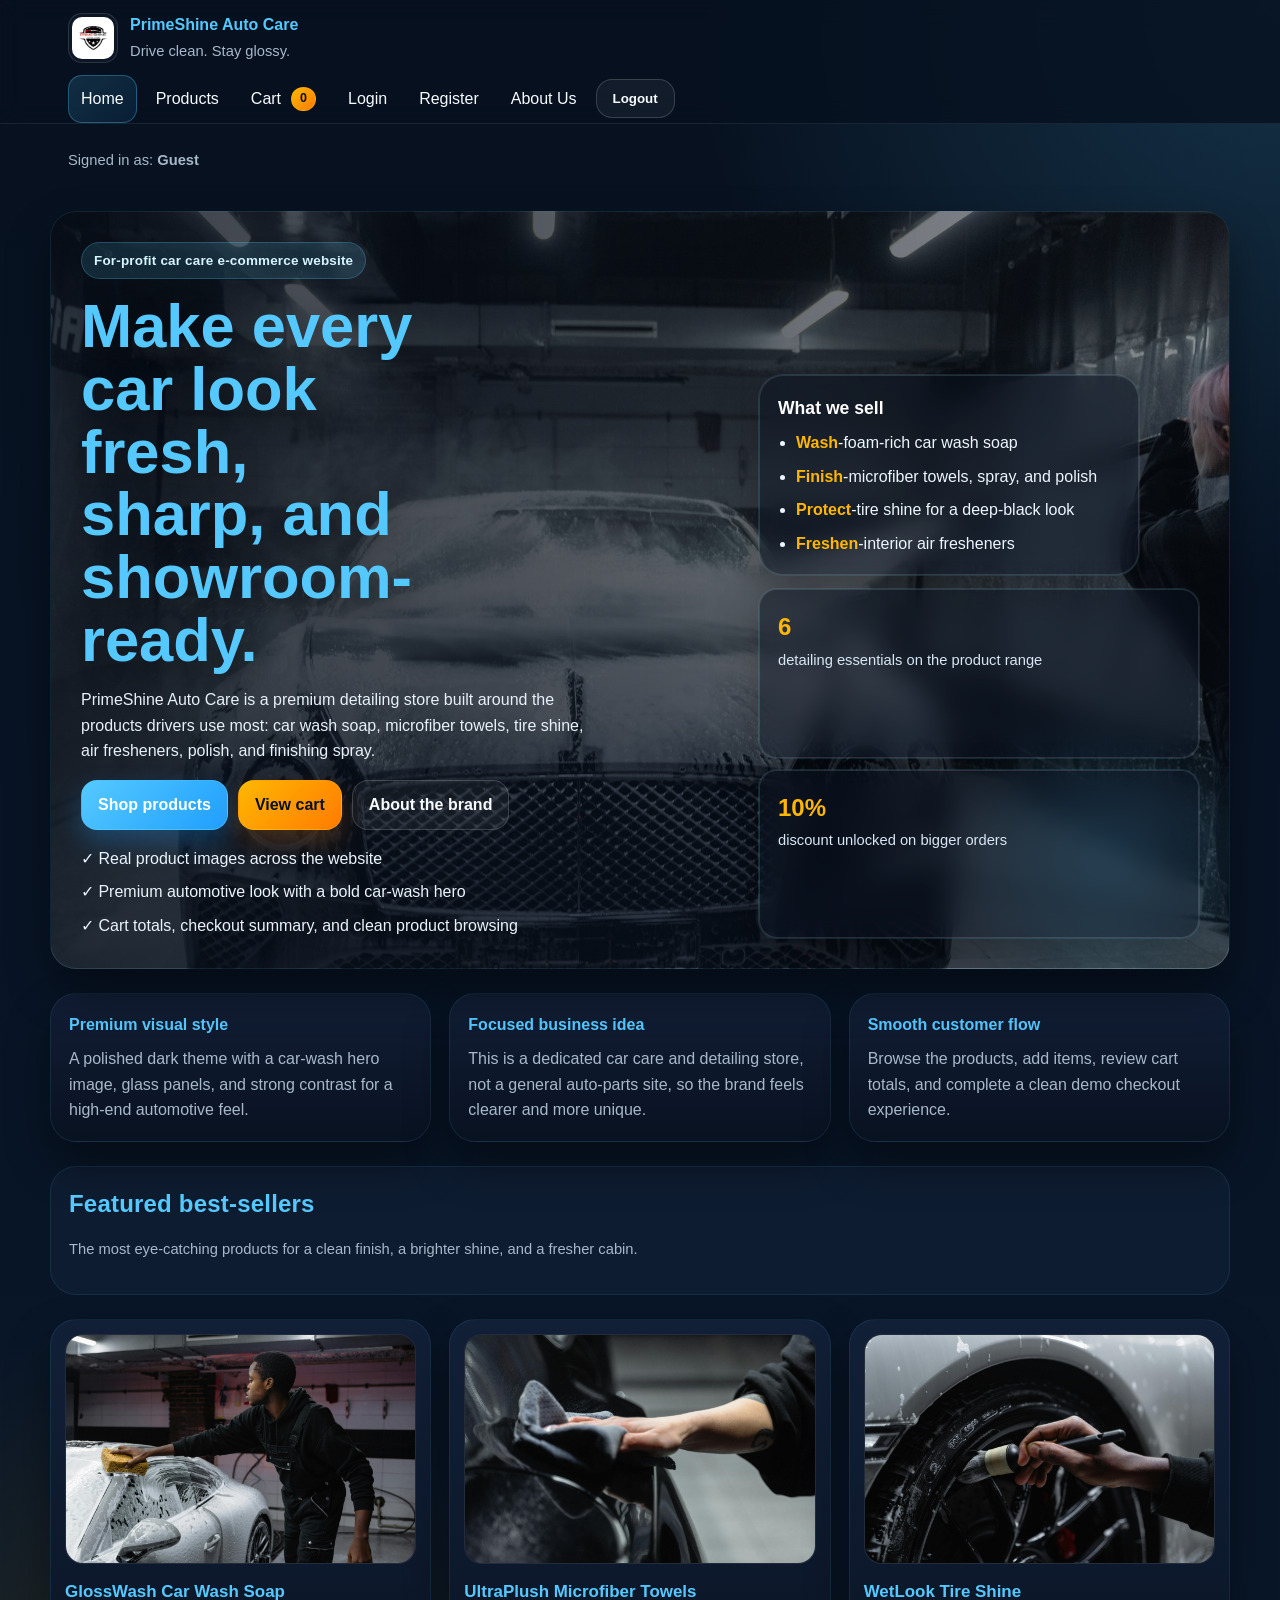
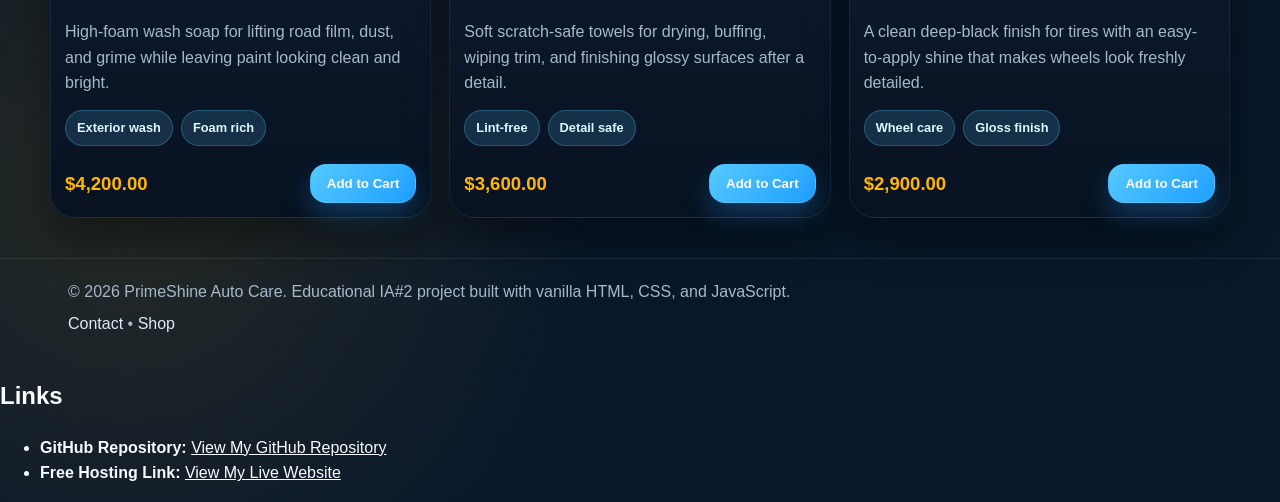
<file: docs/index.html>
<!DOCTYPE html>
<html lang="en">
<head>
  <meta charset="UTF-8" />
  <meta name="viewport" content="width=device-width, initial-scale=1" />
  <title>PrimeShine Auto Care | Home</title>
  <!-- IA#2 Integration: external CSS + JS only -->
  <link rel="stylesheet" href="style.css">
  <script defer src="script.js"></script>
</head>
<body class="page-home">
  <header class="site-header">
    <div class="container">
      <div class="header-inner">
        <a class="brand" href="index.html">
          <img src="Assets/logo.png" alt="PrimeShine Auto Care logo">
          <div>
            <strong>PrimeShine Auto Care</strong><br />
            <span>Drive clean. Stay glossy.</span>
          </div>
        </a>

        <button class="nav-toggle" id="navToggle" type="button" aria-expanded="false" aria-controls="siteNav" aria-label="Toggle navigation">☰</button>
      </div>

      <nav class="site-nav" id="siteNav" aria-label="Primary">
        <a href="index.html">Home</a>
        <a href="products.html">Products</a>
        <a href="cart.html">Cart <span class="badge" id="cartCount">0</span></a>
        <a href="login.html" data-auth="login">Login</a>
        <a href="register.html" data-auth="login">Register</a>
        <a href="about.html">About Us</a>
        <button class="btn" type="button" data-auth="logout" hidden>Logout</button>
      </nav>
    </div>
  </header>

  <div class="container auth-bar" id="authStatus" hidden>
    <p class="help">Signed in as: <strong id="sessionUser">Guest</strong></p>
  </div>

  <main class="container page-main">
    <div id="toast" class="card toast" hidden>Toast</div>

    <section class="card hero" aria-label="PrimeShine hero section">
      <div class="hero-copy">
        <span class="kicker">For-profit car care e-commerce website</span>
        <h1>Make every car look fresh, sharp, and showroom-ready.</h1>
        <p>PrimeShine Auto Care is a premium detailing store built around the products drivers use most: car wash soap, microfiber towels, tire shine, air fresheners, polish, and finishing spray.</p>

        <div class="cta-row">
          <a class="btn primary" href="products.html">Shop products</a>
          <a class="btn accent" href="cart.html">View cart</a>
          <a class="btn" href="about.html">About the brand</a>
        </div>

        <div class="hero-points">
          <span>✓ Real product images across the website</span>
          <span>✓ Premium automotive look with a bold car-wash hero</span>
          <span>✓ Cart totals, checkout summary, and clean product browsing</span>
        </div>
      </div>

      <div class="hero-side">
        <div class="glass quick-panel">
          <h2>What we sell</h2>
          <ul>
            <li><strong>Wash</strong>-foam-rich car wash soap</li>
            <li><strong>Finish</strong>-microfiber towels, spray, and polish</li>
            <li><strong>Protect</strong>-tire shine for a deep-black look</li>
            <li><strong>Freshen</strong>-interior air fresheners</li>
          </ul>
        </div>
        <div class="hero-cards">
          <div class="glass mini-stat">
            <strong>6</strong>
            <span>detailing essentials on the product range</span>
          </div>
          <div class="glass mini-stat">
            <strong>10%</strong>
            <span>discount unlocked on bigger orders</span>
          </div>
        </div>
      </div>
    </section>

    <section class="grid feature-strip mt-lg" aria-label="Brand highlights">
      <article class="card feature">
        <strong>Premium visual style</strong>
        <p>A polished dark theme with a car-wash hero image, glass panels, and strong contrast for a high-end automotive feel.</p>
      </article>
      <article class="card feature">
        <strong>Focused business idea</strong>
        <p>This is a dedicated car care and detailing store, not a general auto-parts site, so the brand feels clearer and more unique.</p>
      </article>
      <article class="card feature">
        <strong>Smooth customer flow</strong>
        <p>Browse the products, add items, review cart totals, and complete a clean demo checkout experience.</p>
      </article>
    </section>

    <section class="mt-lg">
      <div class="card card-flat">
        <h2 class="section-title">Featured best-sellers</h2>
        <p class="help">The most eye-catching products for a clean finish, a brighter shine, and a fresher cabin.</p>
      </div>
      <div class="grid products-grid mt-lg" id="featuredGrid" aria-label="Featured products grid"></div>
    </section>

  </main>

  <footer class="site-footer">
    <div class="container">
      <p class="footer-note">© 2026 PrimeShine Auto Care. Educational IA#2 project built with vanilla HTML, CSS, and JavaScript.</p>
      <p class="footer-links"><a href="about.html">Contact</a> • <a href="products.html">Shop</a></p>
    </div>
  </footer>
</body>
</html>

<h2>Links</h2>

<ul>
  <li>
    <strong>GitHub Repository:</strong>
    <a href="https://github.com/KeronSweeney-Computing/2409388_IA2_S2AY25-26_PrimeShineAutoCare" target="_blank">
      View My GitHub Repository
    </a>
  </li>

  <li>
    <strong>Free Hosting Link:</strong>
    <a href="https://keronsweeney-computing.github.io/2409388_IA2_S2AY25-26_PrimeShineAutoCare/" target="_blank">
      View My Live Website
    </a>
  </li>
</ul>
</file>
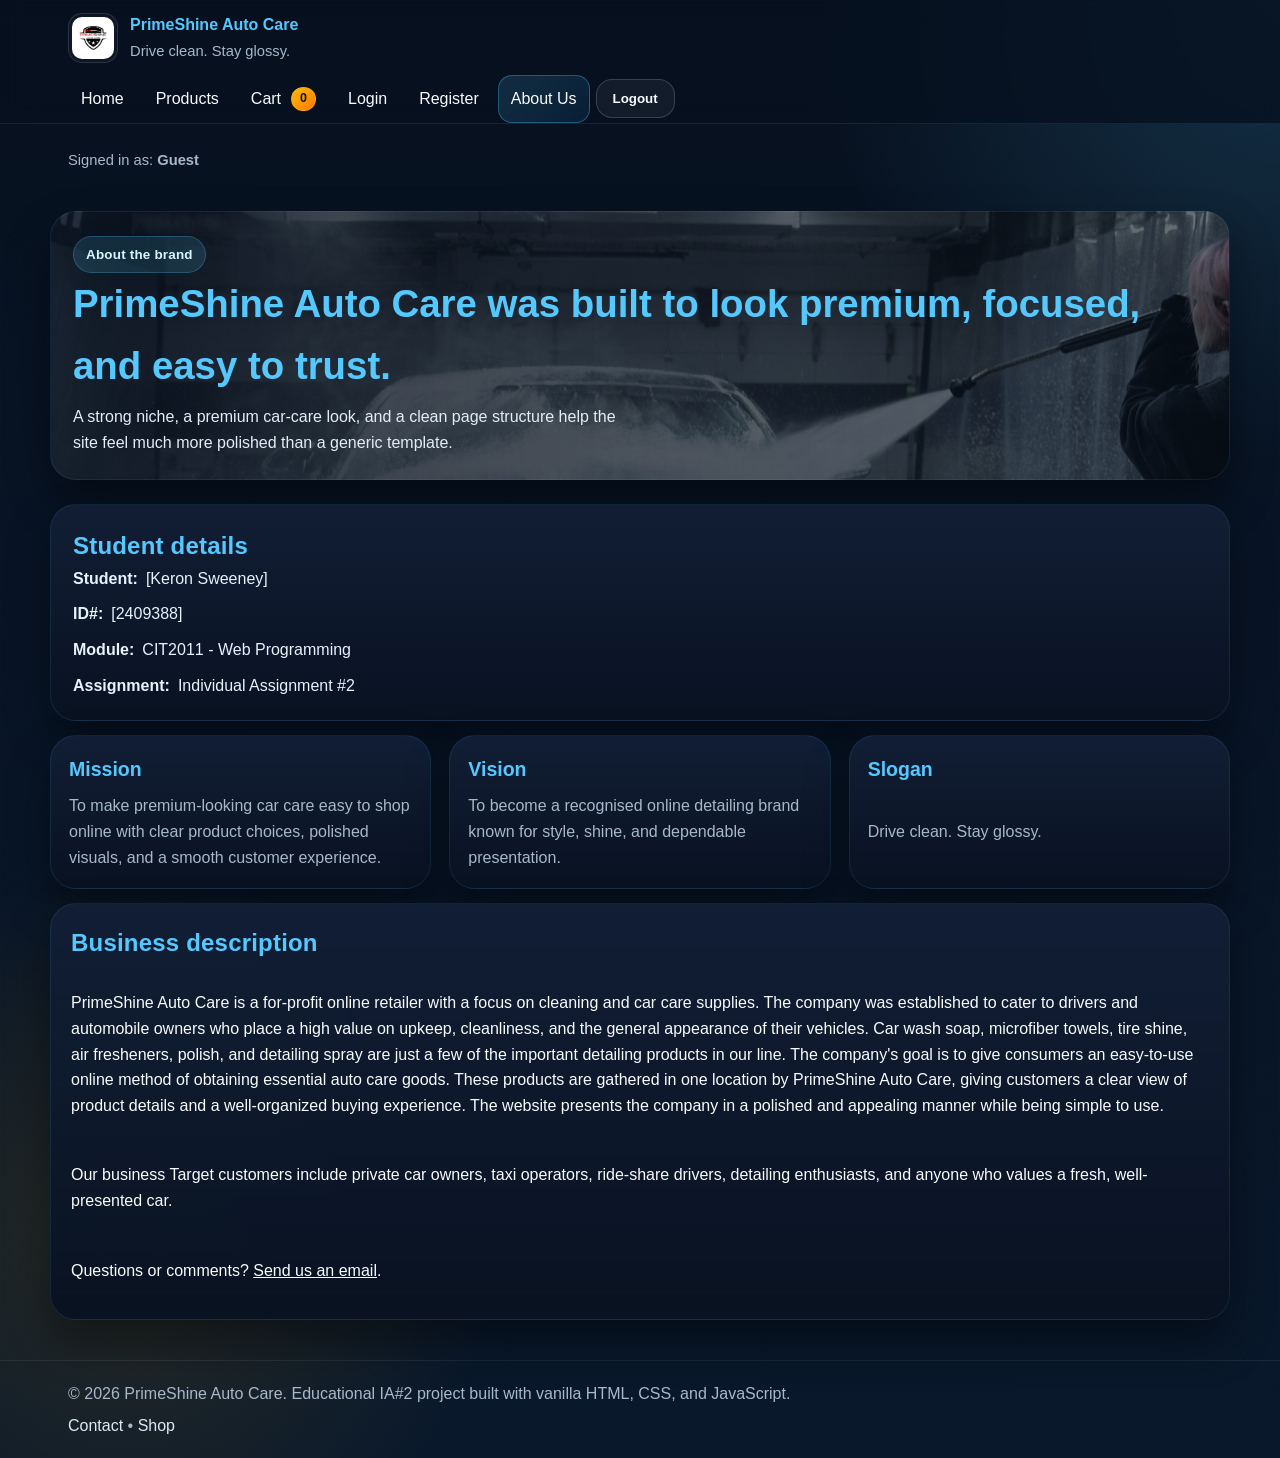
<file: docs/about.html>
<!DOCTYPE html>
<html lang="en">
<head>
  <meta charset="UTF-8" />
  <meta name="viewport" content="width=device-width, initial-scale=1" />
  <title>PrimeShine Auto Care | About Us</title>
  <!-- IA#2 Integration: external CSS + JS only -->
  <link rel="stylesheet" href="style.css">
  <script defer src="script.js"></script>
</head>
<body class="page-about">
  <header class="site-header">
    <div class="container">
      <div class="header-inner">
        <a class="brand" href="index.html">
          <img src="Assets/logo.png" alt="PrimeShine Auto Care logo">
          <div>
            <strong>PrimeShine Auto Care</strong><br />
            <span>Drive clean. Stay glossy.</span>
          </div>
        </a>

        <button class="nav-toggle" id="navToggle" type="button" aria-expanded="false" aria-controls="siteNav" aria-label="Toggle navigation">☰</button>
      </div>

      <nav class="site-nav" id="siteNav" aria-label="Primary">
        <a href="index.html">Home</a>
        <a href="products.html">Products</a>
        <a href="cart.html">Cart <span class="badge" id="cartCount">0</span></a>
        <a href="login.html" data-auth="login">Login</a>
        <a href="register.html" data-auth="login">Register</a>
        <a href="about.html">About Us</a>
        <button class="btn" type="button" data-auth="logout" hidden>Logout</button>
      </nav>
    </div>
  </header>

  <div class="container auth-bar" id="authStatus" hidden>
    <p class="help">Signed in as: <strong id="sessionUser">Guest</strong></p>
  </div>

  <main class="container page-main">
    <div id="toast" class="card toast" hidden>Toast</div>

    <section class="card page-banner">
      <span class="kicker">About the brand</span>
      <h1>PrimeShine Auto Care was built to look premium, focused, and easy to trust.</h1>
      <p>A strong niche, a premium car-care look, and a clean page structure help the site feel much more polished than a generic template.</p>
    </section>

    <section class="stack mt-lg">
      <div class="card form">
        <h2 class="section-title">Student details</h2>
                
         <div class="info-list">
          <span><strong>Student:</strong> [Keron Sweeney]</span>
          <span><strong>ID#:</strong> [2409388]</span>
          <span><strong>Module:</strong> CIT2011 - Web Programming</span>
          <span><strong>Assignment:</strong> Individual Assignment #2</span>
         
        </div>
      </div>

      <div class="grid stats" aria-label="Brand summary">
        <article class="card stat">
          <strong>Mission</strong>
          <span>To make premium-looking car care easy to shop online with clear product choices, polished visuals, and a smooth customer experience.</span>
        </article>
        <article class="card stat">
          <strong>Vision</strong>
          <span>To become a recognised online detailing brand known for style, shine, and dependable presentation.</span>
        </article>
        <article class="card stat">
          <strong>Slogan</strong>
          <span>Drive clean. Stay glossy.</span>
        </article>
      </div>

      <div class="card info-panel">
        <h2 class="section-title">Business description</h2>
        <p>PrimeShine Auto Care is a for-profit online retailer with a focus on cleaning and car care supplies. The company was established to cater to drivers and automobile owners who place a high value on upkeep, cleanliness, and the general appearance of their vehicles. Car wash soap, microfiber towels, tire shine, air fresheners, polish, and detailing spray are just a few of the important detailing products in our line.

The company's goal is to give consumers an easy-to-use online method of obtaining essential auto care goods. These products are gathered in one location by PrimeShine Auto Care, giving customers a clear view of product details and a well-organized buying experience. The website presents the company in a polished and appealing manner while being simple to use.</p>
        <p>Our business Target customers include private car owners, taxi operators, ride-share drivers, detailing enthusiasts, and anyone who values a fresh, well-presented car.</p>
        <p>Questions or comments? <a href="mailto:[yourid]@utech.edu.jm?subject=PrimeShine%20Auto%20Care%20Inquiry">Send us an email</a>.</p>
      </div>
    </section>

  </main>

  <footer class="site-footer">
    <div class="container">
      <p class="footer-note">© 2026 PrimeShine Auto Care. Educational IA#2 project built with vanilla HTML, CSS, and JavaScript.</p>
      <p class="footer-links"><a href="about.html">Contact</a> • <a href="products.html">Shop</a></p>
    </div>
  </footer>
</body>
</html>
</file>
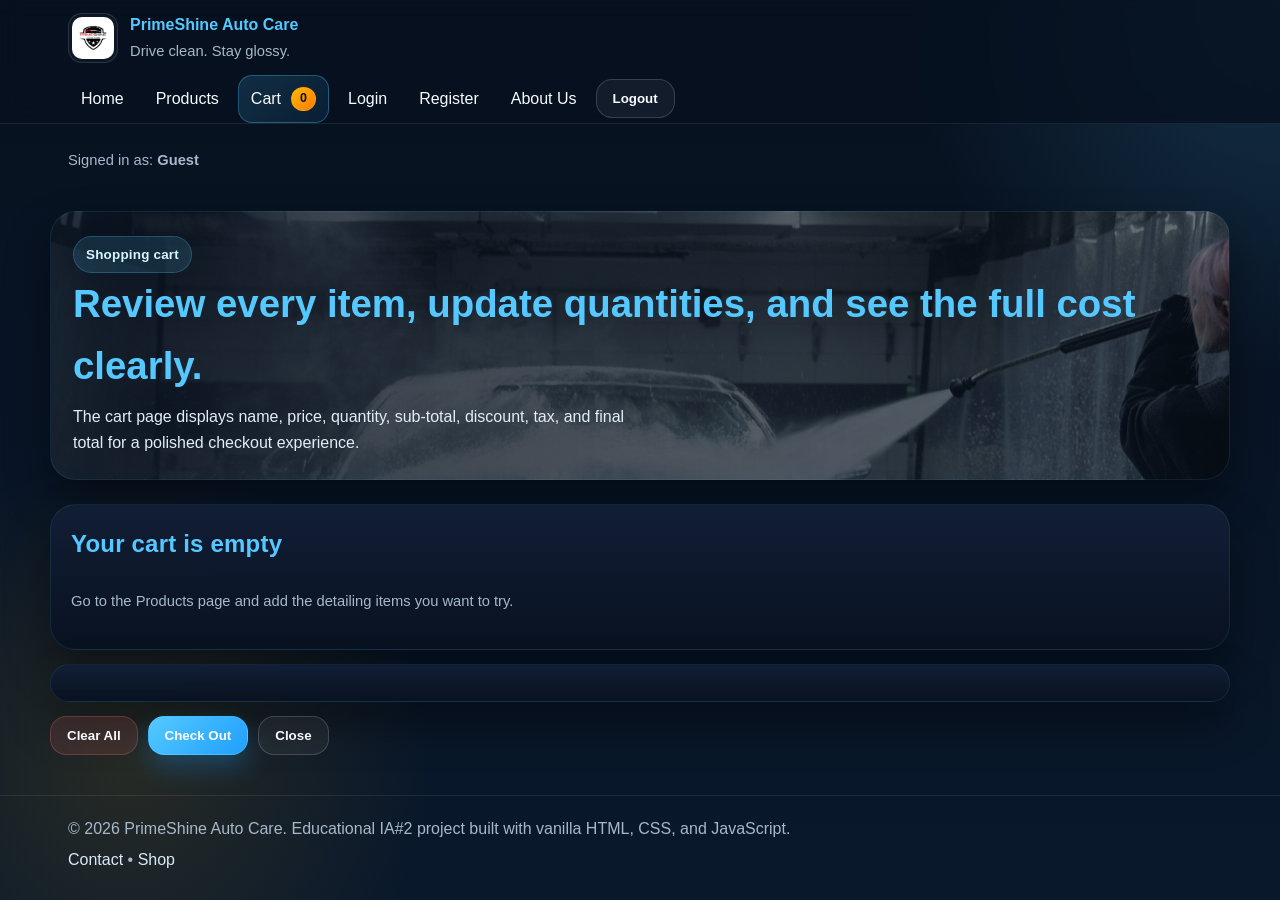
<file: docs/cart.html>
<!DOCTYPE html>
<html lang="en">
<head>
  <meta charset="UTF-8" />
  <meta name="viewport" content="width=device-width, initial-scale=1" />
  <title>PrimeShine Auto Care | Cart</title>
  <!-- IA#2 Integration: external CSS + JS only -->
  <link rel="stylesheet" href="style.css">
  <script defer src="script.js"></script>
</head>
<body class="page-cart">
  <header class="site-header">
    <div class="container">
      <div class="header-inner">
        <a class="brand" href="index.html">
          <img src="Assets/logo.png" alt="PrimeShine Auto Care logo">
          <div>
            <strong>PrimeShine Auto Care</strong><br />
            <span>Drive clean. Stay glossy.</span>
          </div>
        </a>

        <button class="nav-toggle" id="navToggle" type="button" aria-expanded="false" aria-controls="siteNav" aria-label="Toggle navigation">☰</button>
      </div>

      <nav class="site-nav" id="siteNav" aria-label="Primary">
        <a href="index.html">Home</a>
        <a href="products.html">Products</a>
        <a href="cart.html">Cart <span class="badge" id="cartCount">0</span></a>
        <a href="login.html" data-auth="login">Login</a>
        <a href="register.html" data-auth="login">Register</a>
        <a href="about.html">About Us</a>
        <button class="btn" type="button" data-auth="logout" hidden>Logout</button>
      </nav>
    </div>
  </header>

  <div class="container auth-bar" id="authStatus" hidden>
    <p class="help">Signed in as: <strong id="sessionUser">Guest</strong></p>
  </div>

  <main class="container page-main">
    <div id="toast" class="card toast" hidden>Toast</div>

    <section class="card page-banner">
      <span class="kicker">Shopping cart</span>
      <h1>Review every item, update quantities, and see the full cost clearly.</h1>
      <p>The cart page displays name, price, quantity, sub-total, discount, tax, and final total for a polished checkout experience.</p>
    </section>

    <section class="stack mt-lg">
      <div id="cartEmpty" class="card info-panel" hidden>
        <h2 class="section-title">Your cart is empty</h2>
        <p class="help">Go to the Products page and add the detailing items you want to try.</p>
      </div>

      <div class="card table-wrap" id="cartTableWrap">
        <table aria-label="Shopping cart table">
          <thead>
            <tr>
              <th>Item</th>
              <th>Qty</th>
              <th>Sub-total</th>
              <th>Action</th>
            </tr>
          </thead>
          <tbody id="cartBody"></tbody>
        </table>
      </div>

      <div class="card totals" id="cartTotals"></div>

      <div class="cta-row">
        <button class="btn danger" type="button" id="btnClearAll">Clear All</button>
        <button class="btn primary" type="button" id="btnCheckout">Check Out</button>
        <button class="btn" type="button" id="btnClose">Close</button>
      </div>
    </section>

  </main>

  <footer class="site-footer">
    <div class="container">
      <p class="footer-note">© 2026 PrimeShine Auto Care. Educational IA#2 project built with vanilla HTML, CSS, and JavaScript.</p>
      <p class="footer-links"><a href="about.html">Contact</a> • <a href="products.html">Shop</a></p>
    </div>
  </footer>
</body>
</html>
</file>
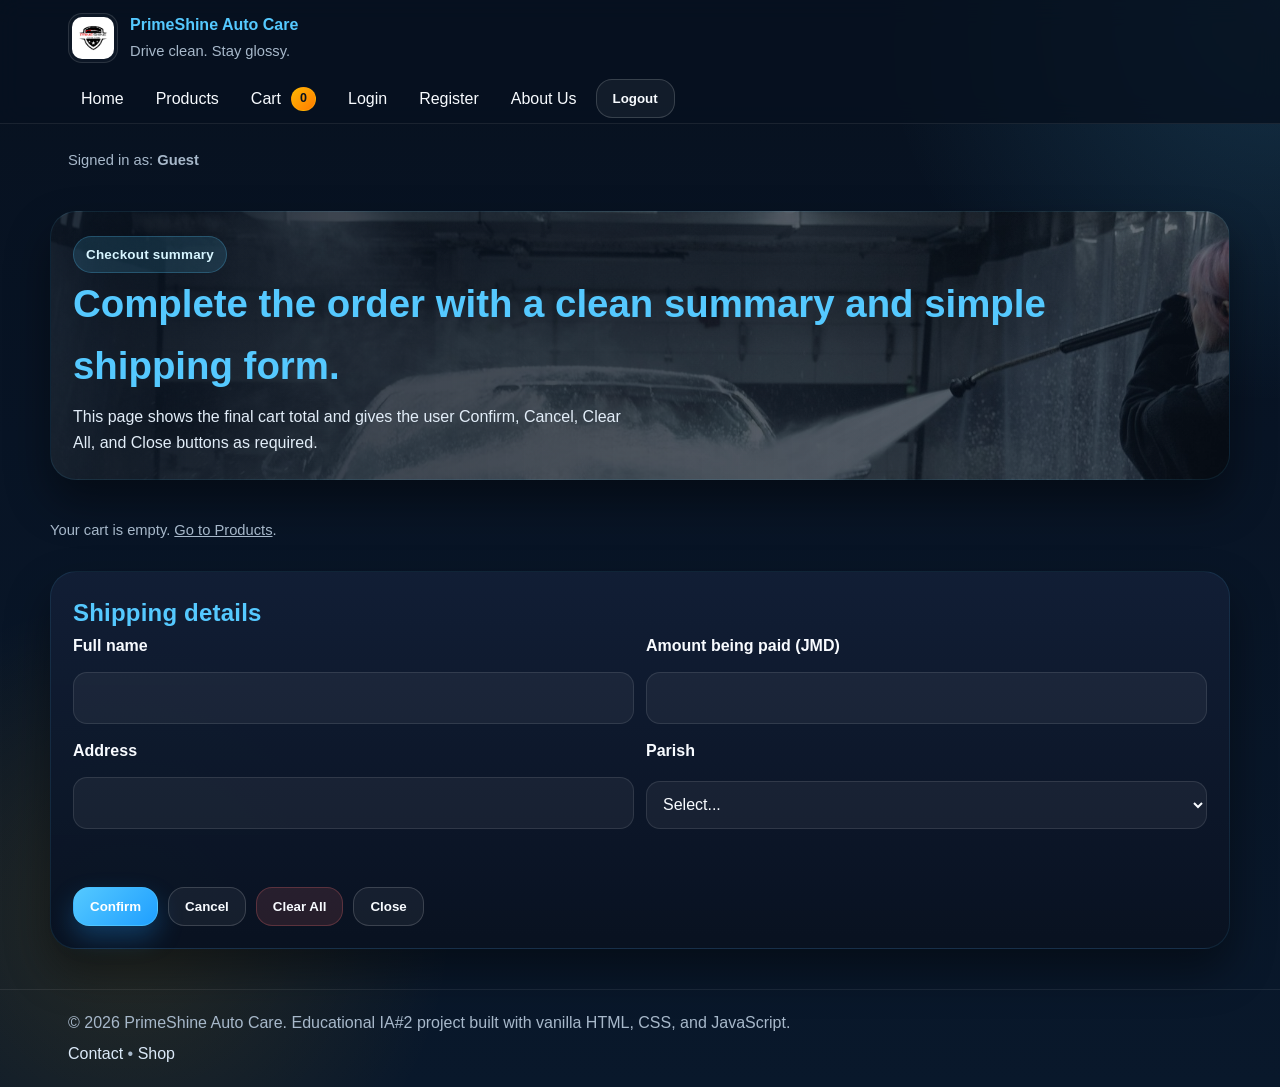
<file: docs/checkout.html>
<!DOCTYPE html>
<html lang="en">
<head>
  <meta charset="UTF-8" />
  <meta name="viewport" content="width=device-width, initial-scale=1" />
  <title>PrimeShine Auto Care | Checkout</title>
  <!-- IA#2 Integration: external CSS + JS only -->
  <link rel="stylesheet" href="style.css">
  <script defer src="script.js"></script>
</head>
<body class="page-checkout">
  <header class="site-header">
    <div class="container">
      <div class="header-inner">
        <a class="brand" href="index.html">
          <img src="Assets/logo.png" alt="PrimeShine Auto Care logo">
          <div>
            <strong>PrimeShine Auto Care</strong><br />
            <span>Drive clean. Stay glossy.</span>
          </div>
        </a>

        <button class="nav-toggle" id="navToggle" type="button" aria-expanded="false" aria-controls="siteNav" aria-label="Toggle navigation">☰</button>
      </div>

      <nav class="site-nav" id="siteNav" aria-label="Primary">
        <a href="index.html">Home</a>
        <a href="products.html">Products</a>
        <a href="cart.html">Cart <span class="badge" id="cartCount">0</span></a>
        <a href="login.html" data-auth="login">Login</a>
        <a href="register.html" data-auth="login">Register</a>
        <a href="about.html">About Us</a>
        <button class="btn" type="button" data-auth="logout" hidden>Logout</button>
      </nav>
    </div>
  </header>

  <div class="container auth-bar" id="authStatus" hidden>
    <p class="help">Signed in as: <strong id="sessionUser">Guest</strong></p>
  </div>

  <main class="container page-main">
    <div id="toast" class="card toast" hidden>Toast</div>

    <section class="card page-banner">
      <span class="kicker">Checkout summary</span>
      <h1>Complete the order with a clean summary and simple shipping form.</h1>
      <p>This page shows the final cart total and gives the user Confirm, Cancel, Clear All, and Close buttons as required.</p>
    </section>

    <section class="stack mt-lg">
      <div id="checkoutSummary"></div>

      <div class="card form">
        <h2 class="section-title">Shipping details</h2>

        <form id="checkoutForm" class="stack" novalidate>
          <div class="row two">
            <div class="stack">
              <label for="coName">Full name</label>
              <input id="coName" name="fullname" autocomplete="name" required />
            </div>
            <div class="stack">
              <label for="coAmount">Amount being paid (JMD)</label>
              <input id="coAmount" name="amount" type="number" min="1" step="1" required />
            </div>
          </div>

          <div class="row two">
            <div class="stack">
              <label for="coAddress">Address</label>
              <input id="coAddress" name="address" autocomplete="street-address" required />
            </div>
            <div class="stack">
              <label for="coParish">Parish</label>
              <select id="coParish" name="parish" required>
                <option value="">Select...</option>
                <option>Kingston</option>
                <option>St. Andrew</option>
                <option>St. Catherine</option>
                <option>Clarendon</option>
                <option>Manchester</option>
                <option>St. Ann</option>
                <option>St. James</option>
                <option>Portland</option>
                <option>St. Mary</option>
                <option>Hanover</option>
                <option>Trelawny</option>
                <option>Westmoreland</option>
                <option>St. Thomas</option>
              </select>
            </div>
          </div>

          <p id="checkoutMsg" class="help" aria-live="polite"></p>

          <div class="cta-row">
            <button class="btn primary" type="submit">Confirm</button>
            <button class="btn" type="button" id="btnCancelCheckout">Cancel</button>
            <button class="btn danger" type="button" id="btnClearCheckout">Clear All</button>
            <button class="btn" type="button" id="btnCloseCheckout">Close</button>
          </div>
        </form>
      </div>
    </section>

  </main>

  <footer class="site-footer">
    <div class="container">
      <p class="footer-note">© 2026 PrimeShine Auto Care. Educational IA#2 project built with vanilla HTML, CSS, and JavaScript.</p>
      <p class="footer-links"><a href="about.html">Contact</a> • <a href="products.html">Shop</a></p>
    </div>
  </footer>
</body>
</html>
</file>
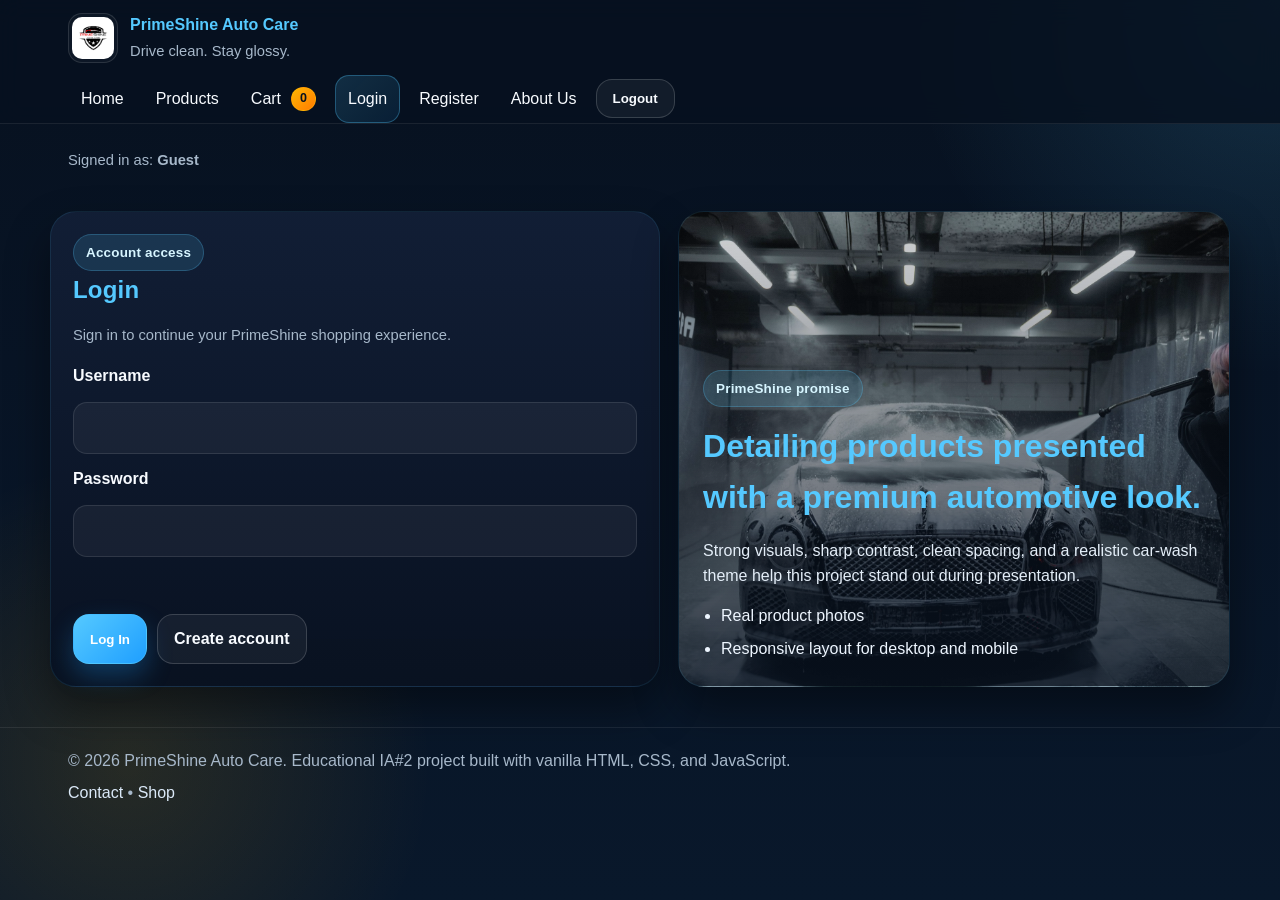
<file: docs/login.html>
<!DOCTYPE html>
<html lang="en">
<head>
  <meta charset="UTF-8" />
  <meta name="viewport" content="width=device-width, initial-scale=1" />
  <title>PrimeShine Auto Care | Login</title>
  <!-- IA#2 Integration: external CSS + JS only -->
  <link rel="stylesheet" href="style.css">
  <script defer src="script.js"></script>
</head>
<body class="page-login">
  <header class="site-header">
    <div class="container">
      <div class="header-inner">
        <a class="brand" href="index.html">
          <img src="Assets/logo.png" alt="PrimeShine Auto Care logo">
          <div>
            <strong>PrimeShine Auto Care</strong><br />
            <span>Drive clean. Stay glossy.</span>
          </div>
        </a>

        <button class="nav-toggle" id="navToggle" type="button" aria-expanded="false" aria-controls="siteNav" aria-label="Toggle navigation">☰</button>
      </div>

      <nav class="site-nav" id="siteNav" aria-label="Primary">
        <a href="index.html">Home</a>
        <a href="products.html">Products</a>
        <a href="cart.html">Cart <span class="badge" id="cartCount">0</span></a>
        <a href="login.html" data-auth="login">Login</a>
        <a href="register.html" data-auth="login">Register</a>
        <a href="about.html">About Us</a>
        <button class="btn" type="button" data-auth="logout" hidden>Logout</button>
      </nav>
    </div>
  </header>

  <div class="container auth-bar" id="authStatus" hidden>
    <p class="help">Signed in as: <strong id="sessionUser">Guest</strong></p>
  </div>

  <main class="container page-main">
    <div id="toast" class="card toast" hidden>Toast</div>

    <section class="grid auth-layout">
      <div class="card form">
        <span class="kicker">Account access</span>
        <h1 class="section-title">Login</h1>
        <p class="help">Sign in to continue your PrimeShine shopping experience.</p>

        <form id="loginForm" class="stack" novalidate>
          <div class="row">
            <div class="stack">
              <label for="loginUsername">Username</label>
              <input id="loginUsername" name="username" autocomplete="username" required />
            </div>
            <div class="stack">
              <label for="loginPassword">Password</label>
              <input id="loginPassword" name="password" type="password" autocomplete="current-password" required />
            </div>
          </div>

          <p id="loginMsg" class="help" aria-live="polite"></p>

          <div class="cta-row">
            <button class="btn primary" type="submit">Log In</button>
            <a class="btn" href="register.html">Create account</a>
          </div>
        </form>
      </div>

      <aside class="card promo-panel">
        <span class="kicker">PrimeShine promise</span>
        <h2>Detailing products presented with a premium automotive look.</h2>
        <p>Strong visuals, sharp contrast, clean spacing, and a realistic car-wash theme help this project stand out during presentation.</p>
        <ul>
          <li>Real product photos</li>
          <li>Responsive layout for desktop and mobile</li>
        </ul>
      </aside>
    </section>

  </main>

  <footer class="site-footer">
    <div class="container">
      <p class="footer-note">© 2026 PrimeShine Auto Care. Educational IA#2 project built with vanilla HTML, CSS, and JavaScript.</p>
      <p class="footer-links"><a href="about.html">Contact</a> • <a href="products.html">Shop</a></p>
    </div>
  </footer>
</body>
</html>
</file>
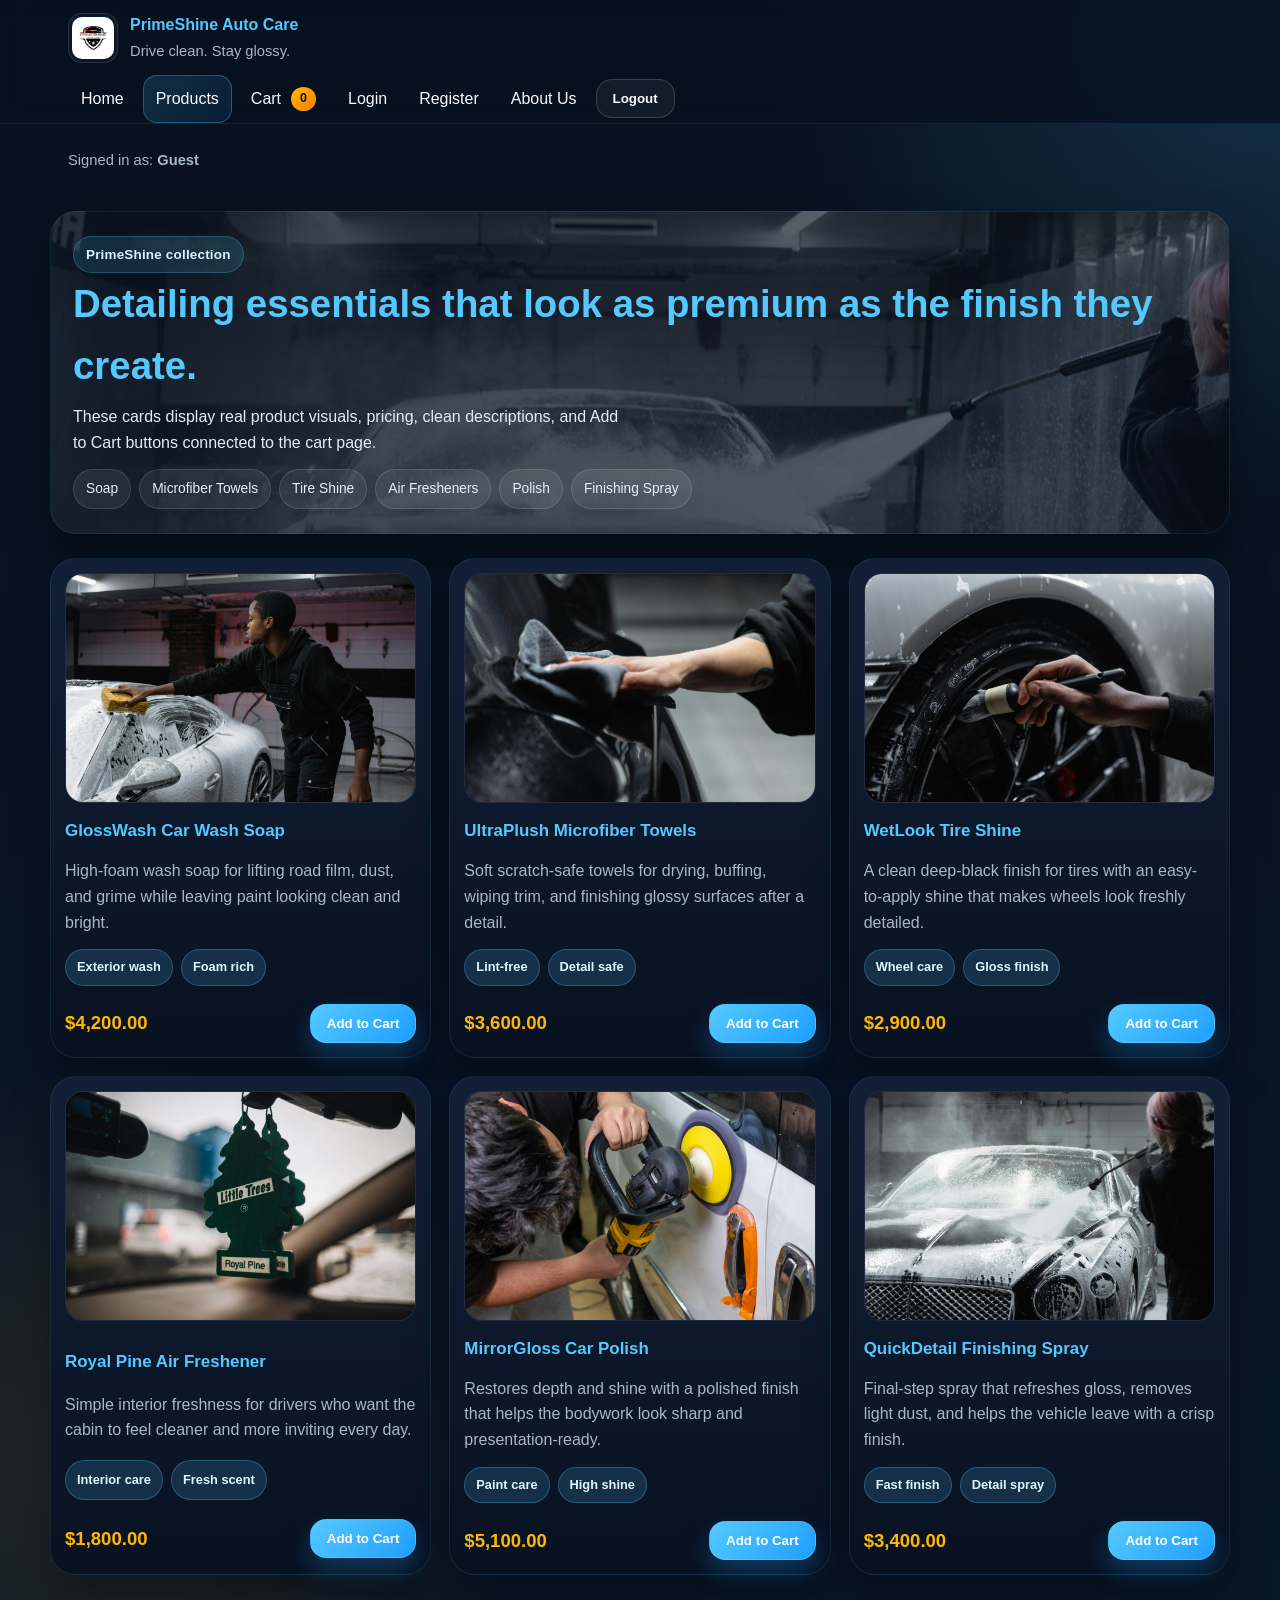
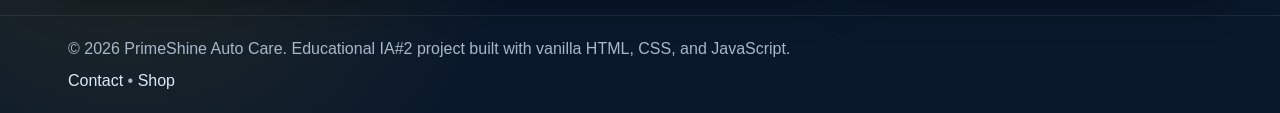
<file: docs/products.html>
<!DOCTYPE html>
<html lang="en">
<head>
  <meta charset="UTF-8" />
  <meta name="viewport" content="width=device-width, initial-scale=1" />
  <title>PrimeShine Auto Care | Products</title>
  <!-- IA#2 Integration: external CSS + JS only -->
  <link rel="stylesheet" href="style.css">
  <script defer src="script.js"></script>
</head>
<body class="page-products">
  <header class="site-header">
    <div class="container">
      <div class="header-inner">
        <a class="brand" href="index.html">
          <img src="Assets/logo.png" alt="PrimeShine Auto Care logo">
          <div>
            <strong>PrimeShine Auto Care</strong><br />
            <span>Drive clean. Stay glossy.</span>
          </div>
        </a>

        <button class="nav-toggle" id="navToggle" type="button" aria-expanded="false" aria-controls="siteNav" aria-label="Toggle navigation">☰</button>
      </div>

      <nav class="site-nav" id="siteNav" aria-label="Primary">
        <a href="index.html">Home</a>
        <a href="products.html">Products</a>
        <a href="cart.html">Cart <span class="badge" id="cartCount">0</span></a>
        <a href="login.html" data-auth="login">Login</a>
        <a href="register.html" data-auth="login">Register</a>
        <a href="about.html">About Us</a>
        <button class="btn" type="button" data-auth="logout" hidden>Logout</button>
      </nav>
    </div>
  </header>

  <div class="container auth-bar" id="authStatus" hidden>
    <p class="help">Signed in as: <strong id="sessionUser">Guest</strong></p>
  </div>

  <main class="container page-main">
    <div id="toast" class="card toast" hidden>Toast</div>

    <section class="card page-banner">
      <span class="kicker">PrimeShine collection</span>
      <h1>Detailing essentials that look as premium as the finish they create.</h1>
      <p>These cards display real product visuals, pricing, clean descriptions, and Add to Cart buttons connected to the cart page.</p>
      <div class="pill-row">
        <span class="pill">Soap</span>
        <span class="pill">Microfiber Towels</span>
        <span class="pill">Tire Shine</span>
        <span class="pill">Air Fresheners</span>
        <span class="pill">Polish</span>
        <span class="pill">Finishing Spray</span>
      </div>
    </section>

    <section class="stack mt-lg">
      <div class="grid products-grid" id="productsGrid" aria-label="PrimeShine products grid"></div>
    </section>

  </main>

  <footer class="site-footer">
    <div class="container">
      <p class="footer-note">© 2026 PrimeShine Auto Care. Educational IA#2 project built with vanilla HTML, CSS, and JavaScript.</p>
      <p class="footer-links"><a href="about.html">Contact</a> • <a href="products.html">Shop</a></p>
    </div>
  </footer>
</body>
</html>
</file>
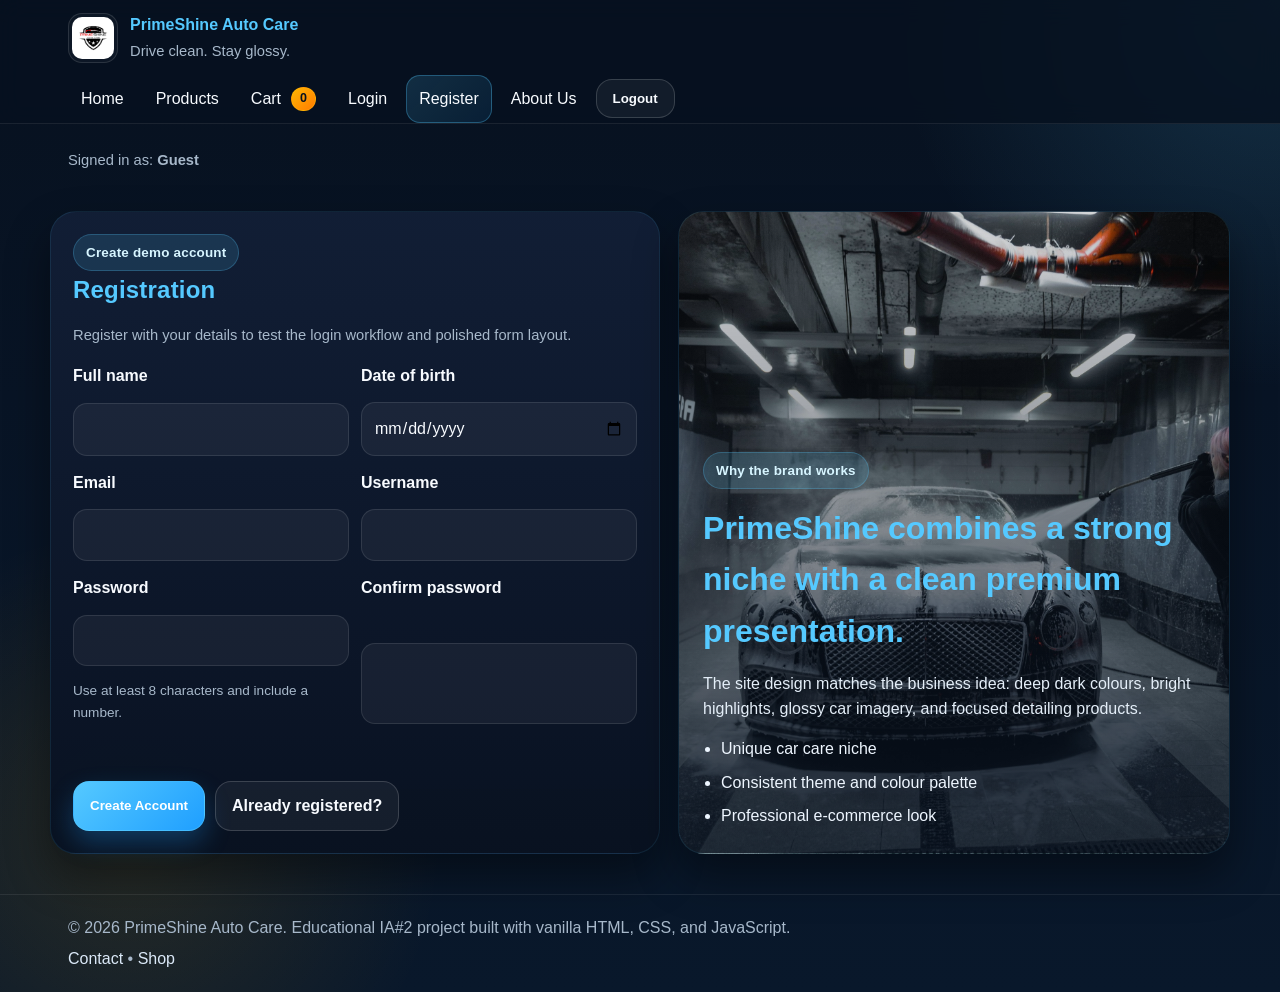
<file: docs/register.html>
<!DOCTYPE html>
<html lang="en">
<head>
  <meta charset="UTF-8" />
  <meta name="viewport" content="width=device-width, initial-scale=1" />
  <title>PrimeShine Auto Care | Register</title>
  <!-- IA#2 Integration: external CSS + JS only -->
  <link rel="stylesheet" href="style.css">
  <script defer src="script.js"></script>
</head>
<body class="page-register">
  <header class="site-header">
    <div class="container">
      <div class="header-inner">
        <a class="brand" href="index.html">
          <img src="Assets/logo.png" alt="PrimeShine Auto Care logo">
          <div>
            <strong>PrimeShine Auto Care</strong><br />
            <span>Drive clean. Stay glossy.</span>
          </div>
        </a>

        <button class="nav-toggle" id="navToggle" type="button" aria-expanded="false" aria-controls="siteNav" aria-label="Toggle navigation">☰</button>
      </div>

      <nav class="site-nav" id="siteNav" aria-label="Primary">
        <a href="index.html">Home</a>
        <a href="products.html">Products</a>
        <a href="cart.html">Cart <span class="badge" id="cartCount">0</span></a>
        <a href="login.html" data-auth="login">Login</a>
        <a href="register.html" data-auth="login">Register</a>
        <a href="about.html">About Us</a>
        <button class="btn" type="button" data-auth="logout" hidden>Logout</button>
      </nav>
    </div>
  </header>

  <div class="container auth-bar" id="authStatus" hidden>
    <p class="help">Signed in as: <strong id="sessionUser">Guest</strong></p>
  </div>

  <main class="container page-main">
    <div id="toast" class="card toast" hidden>Toast</div>

    <section class="grid auth-layout">
      <div class="card form">
        <span class="kicker">Create demo account</span>
        <h1 class="section-title">Registration</h1>
        <p class="help">Register with your details to test the login workflow and polished form layout.</p>

        <form id="registerForm" class="stack" novalidate>
          <div class="row two">
            <div class="stack">
              <label for="regFullname">Full name</label>
              <input id="regFullname" name="fullname" autocomplete="name" required />
            </div>
            <div class="stack">
              <label for="regDob">Date of birth</label>
              <input id="regDob" name="dob" type="date" required />
            </div>
          </div>

          <div class="row two">
            <div class="stack">
              <label for="regEmail">Email</label>
              <input id="regEmail" name="email" type="email" autocomplete="email" required />
            </div>
            <div class="stack">
              <label for="regUsername">Username</label>
              <input id="regUsername" name="username" autocomplete="username" required />
            </div>
          </div>

          <div class="row two">
            <div class="stack">
              <label for="regPassword">Password</label>
              <input id="regPassword" name="password" type="password" autocomplete="new-password" required />
              <span class="field-note">Use at least 8 characters and include a number.</span>
            </div>
            <div class="stack">
              <label for="regConfirm">Confirm password</label>
              <input id="regConfirm" name="confirm" type="password" autocomplete="new-password" required />
            </div>
          </div>

          <p id="registerMsg" class="help" aria-live="polite"></p>

          <div class="cta-row">
            <button class="btn primary" type="submit">Create Account</button>
            <a class="btn" href="login.html">Already registered?</a>
          </div>
        </form>
      </div>

      <aside class="card promo-panel">
        <span class="kicker">Why the brand works</span>
        <h2>PrimeShine combines a strong niche with a clean premium presentation.</h2>
        <p>The site design matches the business idea: deep dark colours, bright highlights, glossy car imagery, and focused detailing products.</p>
        <ul>
          <li>Unique car care niche</li>
          <li>Consistent theme and colour palette</li>
          <li>Professional e-commerce look</li>
        </ul>
      </aside>
    </section>

  </main>

  <footer class="site-footer">
    <div class="container">
      <p class="footer-note">© 2026 PrimeShine Auto Care. Educational IA#2 project built with vanilla HTML, CSS, and JavaScript.</p>
      <p class="footer-links"><a href="about.html">Contact</a> • <a href="products.html">Shop</a></p>
    </div>
  </footer>
</body>
</html>
</file>
<file: docs/style.css>
:root{
  --bg:#07111f;
  --bg-2:#0c1829;
  --surface:rgba(10, 19, 34, 0.88);
  --surface-2:#111f35;
  --surface-3:#172841;
  --text:#f8fbff;
  --muted:#a7b8ca;
  --brand:#55c9ff;
  --brand-2:#1f9fff;
  --accent:#ffb703;
  --accent-2:#ff7b00;
  --line:rgba(255,255,255,0.08);
  --line-strong:rgba(255,255,255,0.16);
  --success:#29d391;
  --danger:#ff7373;
  --shadow:0 22px 44px rgba(0,0,0,0.42);
  --glow:0 0 0 1px rgba(85,201,255,0.14), 0 22px 46px rgba(0,0,0,0.38);
  --radius:26px;
  --radius-sm:18px;
  --max:1180px;
  --pad:18px;
  --fs-base:16px;
  --fw-regular:450;
  --fw-semibold:650;
  --fw-bold:800;
  --focus:3px solid rgba(85,201,255,0.42);
}

*{box-sizing:border-box}
html{font-size:var(--fs-base);scroll-behavior:smooth}
body{
  margin:0;
  font-family:"Segoe UI", Arial, sans-serif;
  font-weight:var(--fw-regular);
  color:var(--text);
  background:
    radial-gradient(circle at top right, rgba(85,201,255,0.18), transparent 24%),
    radial-gradient(circle at 10% 85%, rgba(255,183,3,0.12), transparent 22%),
    linear-gradient(180deg, #07111f 0%, #081425 40%, #09182b 100%);
  line-height:1.6;
  min-height:100vh;
}
img{display:block;max-width:100%}
a{color:inherit}

.container{width:min(var(--max),100%);margin:0 auto;padding:0 var(--pad)}
.page-main{padding:24px 0 14px}
.mt-lg{margin-top:24px}
.grid{display:grid;gap:18px}
.stack{display:grid;gap:14px}
.cta-row{display:flex;flex-wrap:wrap;gap:10px}

.card{
  background:linear-gradient(180deg, rgba(18,31,54,0.96), rgba(9,18,33,0.98));
  border:1px solid rgba(85,201,255,0.10);
  border-radius:var(--radius);
  box-shadow:var(--shadow);
}
.card-flat{padding:18px;box-shadow:none;background:rgba(17,31,53,0.74)}
.card-soft{padding:18px;background:linear-gradient(180deg, rgba(22,39,66,0.96), rgba(11,23,40,0.98))}
.glass{
  backdrop-filter:blur(14px);
  background:rgba(7,17,31,0.46);
  border:1px solid rgba(255,255,255,0.12);
  box-shadow:var(--glow)
}

.kicker{
  display:inline-flex;
  width:max-content;
  padding:7px 12px;
  border-radius:999px;
  background:rgba(85,201,255,0.14);
  border:1px solid rgba(85,201,255,0.24);
  color:#d7f5ff;
  font-size:0.84rem;
  font-weight:var(--fw-semibold);
  letter-spacing:.2px;
}
.section-title{
  margin:0;
  font-weight:var(--fw-bold);
  letter-spacing:0.2px;
  color:var(--brand);
}
.muted{color:var(--muted)}
.help{color:var(--muted);font-size:0.92rem}
.field-note{font-size:0.85rem;color:var(--muted)}
.error{color:#ff9f9f;font-weight:var(--fw-semibold)}
.success{color:#8cf0bf;font-weight:var(--fw-semibold)}

.site-header{
  position:sticky;
  top:0;
  z-index:50;
  background:rgba(7,17,31,0.84);
  backdrop-filter:blur(12px);
  border-bottom:1px solid var(--line);
}
.header-inner{display:flex;align-items:center;justify-content:space-between;gap:12px;padding:12px 0}
.brand{display:flex;align-items:center;gap:12px;text-decoration:none}
.brand img{
  width:50px;height:50px;border-radius:14px;border:1px solid rgba(255,255,255,0.12);
  background:rgba(255,255,255,0.03);padding:3px
}
.brand strong{font-weight:var(--fw-bold);color:var(--brand)}
.brand span{font-size:0.92rem;color:var(--muted)}

.nav-toggle{
  width:44px;height:44px;border-radius:14px;border:1px solid var(--line);
  background:rgba(255,255,255,0.04);color:var(--text);cursor:pointer
}
.nav-toggle:focus-visible,.btn:focus-visible,input:focus-visible,select:focus-visible,textarea:focus-visible{
  outline:var(--focus);outline-offset:2px
}
.site-nav{display:none;flex-direction:column;gap:8px;padding:8px 0 14px}
.site-nav.is-open{display:flex}
.site-nav a{
  display:inline-flex;align-items:center;justify-content:space-between;gap:10px;
  padding:10px 12px;border-radius:14px;text-decoration:none;color:var(--text);border:1px solid transparent
}
.site-nav a:hover{background:rgba(85,201,255,0.10);border-color:rgba(85,201,255,0.18)}
.site-nav a[aria-current="page"]{
  background:linear-gradient(135deg, rgba(85,201,255,0.16), rgba(31,159,255,0.10));
  border-color:rgba(85,201,255,0.32)
}
.badge{
  min-width:24px;height:24px;padding:0 8px;border-radius:999px;display:inline-flex;align-items:center;justify-content:center;
  background:linear-gradient(135deg, var(--accent), var(--accent-2));
  border:1px solid rgba(255,183,3,0.35);
  color:#07111f;font-size:0.78rem;font-weight:var(--fw-bold)
}
.auth-bar{padding-top:10px}

@media (min-width:950px){
  .nav-toggle{display:none}
  .site-nav{display:flex;flex-direction:row;align-items:center;gap:6px;padding:0}
}

.btn{
  display:inline-flex;align-items:center;justify-content:center;gap:10px;
  padding:11px 16px;border-radius:16px;border:1px solid var(--line-strong);
  background:rgba(255,255,255,0.05);color:var(--text);font-weight:var(--fw-semibold);
  text-decoration:none;cursor:pointer;
  transition:transform .2s ease, background .2s ease, border-color .2s ease, box-shadow .2s ease
}
.btn:hover{transform:translateY(-2px);background:rgba(255,255,255,0.08);border-color:rgba(255,255,255,0.22)}
.btn.primary{
  background:linear-gradient(135deg, var(--brand), var(--brand-2));
  border-color:rgba(85,201,255,0.45);
  color:#ffffff;
  box-shadow:0 12px 26px rgba(31,159,255,0.28);
}
.btn.primary:hover{
  background:linear-gradient(135deg, #6ad6ff, #31abff);
  border-color:rgba(85,201,255,0.62)
}
.btn.accent{
  background:linear-gradient(135deg, var(--accent), var(--accent-2));
  border-color:rgba(255,183,3,0.40);
  color:#07111f;
  box-shadow:0 12px 26px rgba(255,123,0,0.22)
}
.btn.accent:hover{border-color:rgba(255,183,3,0.60)}
.btn.danger{background:rgba(255,115,115,0.12);border-color:rgba(255,115,115,0.24)}

.hero{
  display:grid;
  gap:18px;
  align-items:end;
  min-height:600px;
  padding:30px;
  overflow:hidden;
  position:relative;
  background:
    linear-gradient(90deg, rgba(6,13,24,0.72) 0%, rgba(6,13,24,0.58) 40%, rgba(6,13,24,0.24) 100%),
    linear-gradient(180deg, rgba(9,16,28,0.25), rgba(9,16,28,0.30)),
    url('Assets/hero-car.jpg') center center / cover no-repeat;
}
.hero::before{
  content:"";
  position:absolute;inset:0;
  background:linear-gradient(180deg, transparent 45%, rgba(7,17,31,0.35) 100%);
}
.hero::after{
  content:"";
  position:absolute;inset:auto -40px -50px auto;width:320px;height:320px;border-radius:50%;
  background:radial-gradient(circle, rgba(85,201,255,0.30), transparent 68%);
  filter:blur(8px)
}
.hero-copy,.hero-side{position:relative;z-index:1}
.hero-copy{display:grid;gap:16px;max-width:720px}
.hero h1{
  margin:0;
  font-size:clamp(2.4rem, 4.8vw, 4.8rem);
  line-height:1.02;
  max-width:10ch;
  color:var(--brand);
  text-shadow:0 10px 30px rgba(0,0,0,0.44)
}
.hero p{margin:0;color:#e7f0f8;max-width:58ch}
.hero-points{display:grid;gap:8px;color:#eaf3fc}
.hero-points span{display:flex;align-items:center;gap:10px}
.hero-side{display:grid;gap:14px;align-self:stretch}
.quick-panel{align-self:end;max-width:380px;padding:18px;border-radius:24px}
.quick-panel h2{margin:0 0 8px;color:#fff;font-size:1.1rem}
.quick-panel ul{margin:0;padding-left:18px;color:#edf6ff;display:grid;gap:8px}
.quick-panel strong{color:var(--accent)}
.hero-cards{display:grid;gap:12px}
.mini-stat{padding:18px;border-radius:18px}
.mini-stat strong{display:block;font-size:1.5rem;color:var(--accent)}
.mini-stat span{color:#d7e6f5;font-size:0.92rem}
@media (min-width:900px){.hero{grid-template-columns:1.2fr .8fr}}

.page-banner{
  padding:24px 22px;
  background:
    linear-gradient(90deg, rgba(7,17,31,0.84), rgba(7,17,31,0.58)),
    url('Assets/hero-car.jpg') center 42% / cover no-repeat;
}
.page-banner h1{
  margin:0 0 8px;
  font-size:clamp(1.9rem, 3vw, 3rem);
  color:var(--brand)
}
.page-banner p{margin:0;color:#e2edf8;max-width:62ch}
.pill-row{display:flex;flex-wrap:wrap;gap:8px;margin-top:14px}
.pill{
  display:inline-flex;align-items:center;padding:8px 12px;border-radius:999px;
  background:rgba(255,255,255,0.07);border:1px solid rgba(255,255,255,0.12);
  color:#dff0ff;font-size:0.86rem
}

.feature-strip{grid-template-columns:1fr}
.feature{padding:18px;display:grid;gap:8px}
.feature strong{font-size:1rem;color:var(--brand)}
.feature p{margin:0;color:var(--muted)}
@media (min-width:720px){.feature-strip{grid-template-columns:repeat(3, 1fr)}}

.products-grid{grid-template-columns:1fr}
@media (min-width:650px){.products-grid{grid-template-columns:repeat(2, 1fr)}}
@media (min-width:1000px){.products-grid{grid-template-columns:repeat(3, 1fr)}}
.product{
  padding:14px;
  display:grid;
  gap:14px;
  transition:transform .2s ease, box-shadow .2s ease, border-color .2s ease;
  border:1px solid rgba(85,201,255,0.10);
  background:linear-gradient(180deg, rgba(18,32,56,0.98), rgba(8,18,33,0.98))
}
.product:hover{
  transform:translateY(-5px);
  border-color:rgba(85,201,255,0.28);
  box-shadow:0 24px 42px rgba(0,0,0,0.34)
}
.product img{
  width:100%;
  height:230px;
  object-fit:cover;
  border-radius:18px;
  border:1px solid rgba(255,255,255,0.08);
  background:#101a2b
}
.product h3{margin:0;font-size:1.06rem;font-weight:var(--fw-bold);color:var(--brand)}
.product p{margin:0;color:var(--muted)}
.product-meta{display:flex;flex-wrap:wrap;gap:8px}
.tag{
  display:inline-flex;align-items:center;padding:7px 11px;border-radius:999px;
  background:rgba(85,201,255,0.16);border:1px solid rgba(85,201,255,0.28);
  color:#dff6ff;font-size:0.8rem;font-weight:var(--fw-semibold)
}
.price-row{display:flex;align-items:center;justify-content:space-between;gap:12px;margin-top:4px}
.price{font-weight:var(--fw-bold);font-size:1.16rem;color:var(--accent)}

.auth-layout{grid-template-columns:1fr;align-items:stretch}
@media (min-width:930px){.auth-layout{grid-template-columns:1.05fr .95fr}}
.form{padding:22px}
.form .row{display:grid;gap:12px}
@media (min-width:700px){.form .row.two{grid-template-columns:1fr 1fr}}
label{font-weight:var(--fw-semibold)}
input,select,textarea{
  width:100%;
  padding:12px 12px;
  border-radius:14px;
  border:1px solid rgba(255,255,255,0.10);
  background:rgba(255,255,255,0.05);
  color:var(--text);
  font:inherit
}
select option{color:#111}
input::placeholder, textarea::placeholder{color:#8da2b8}
.promo-panel{
  min-height:100%;
  padding:24px;
  display:grid;
  align-content:end;
  gap:14px;
  background:
    linear-gradient(180deg, rgba(7,17,31,0.16), rgba(7,17,31,0.82)),
    url('Assets/hero-car.jpg') center center / cover no-repeat
}
.promo-panel h2{margin:0;font-size:clamp(1.5rem,2.5vw,2.2rem);color:var(--brand)}
.promo-panel p{margin:0;color:#e4eef8}
.promo-panel ul{margin:0;padding-left:18px;color:#eef6ff;display:grid;gap:8px}

.table-wrap{overflow-x:auto}
table{width:100%;border-collapse:collapse}
th,td{padding:12px 10px;border-bottom:1px solid rgba(255,255,255,0.08);text-align:left;vertical-align:top}
th{color:#b7cae0;font-size:0.92rem;font-weight:var(--fw-semibold)}
td small{color:var(--muted)}
.qty-input{width:76px}
.totals{padding:18px;display:grid;gap:10px}
.totals .line{display:flex;justify-content:space-between;gap:12px}
.totals .grand{padding-top:12px;border-top:1px dashed rgba(255,255,255,0.14)}
.info-panel{padding:20px;display:grid;gap:12px}
.info-list{display:grid;gap:10px}
.info-list span{display:flex;gap:8px;flex-wrap:wrap;color:#e8f2fd}
.stats{grid-template-columns:1fr}
.stat{padding:18px;display:grid;gap:8px}
.stat strong{font-size:1.22rem;color:var(--brand)}
.stat span{color:var(--muted)}
@media (min-width:840px){.stats{grid-template-columns:repeat(3,1fr)}}

.toast{padding:12px 14px;margin-bottom:14px;border-left:6px solid rgba(85,201,255,0.46);box-shadow:none}
.site-footer{margin-top:26px;padding:20px 0;color:var(--muted);border-top:1px solid var(--line)}
.site-footer a{color:#dbe9f8;text-decoration:none}
.site-footer a:hover{color:var(--brand)}
.footer-note{margin:0}
.footer-links{margin:6px 0 0}

.card .section-title{margin:0;font-weight:var(--fw-bold)}
@media (prefers-reduced-motion: reduce){html{scroll-behavior:auto}.product,.btn{transition:none}}
</file>
